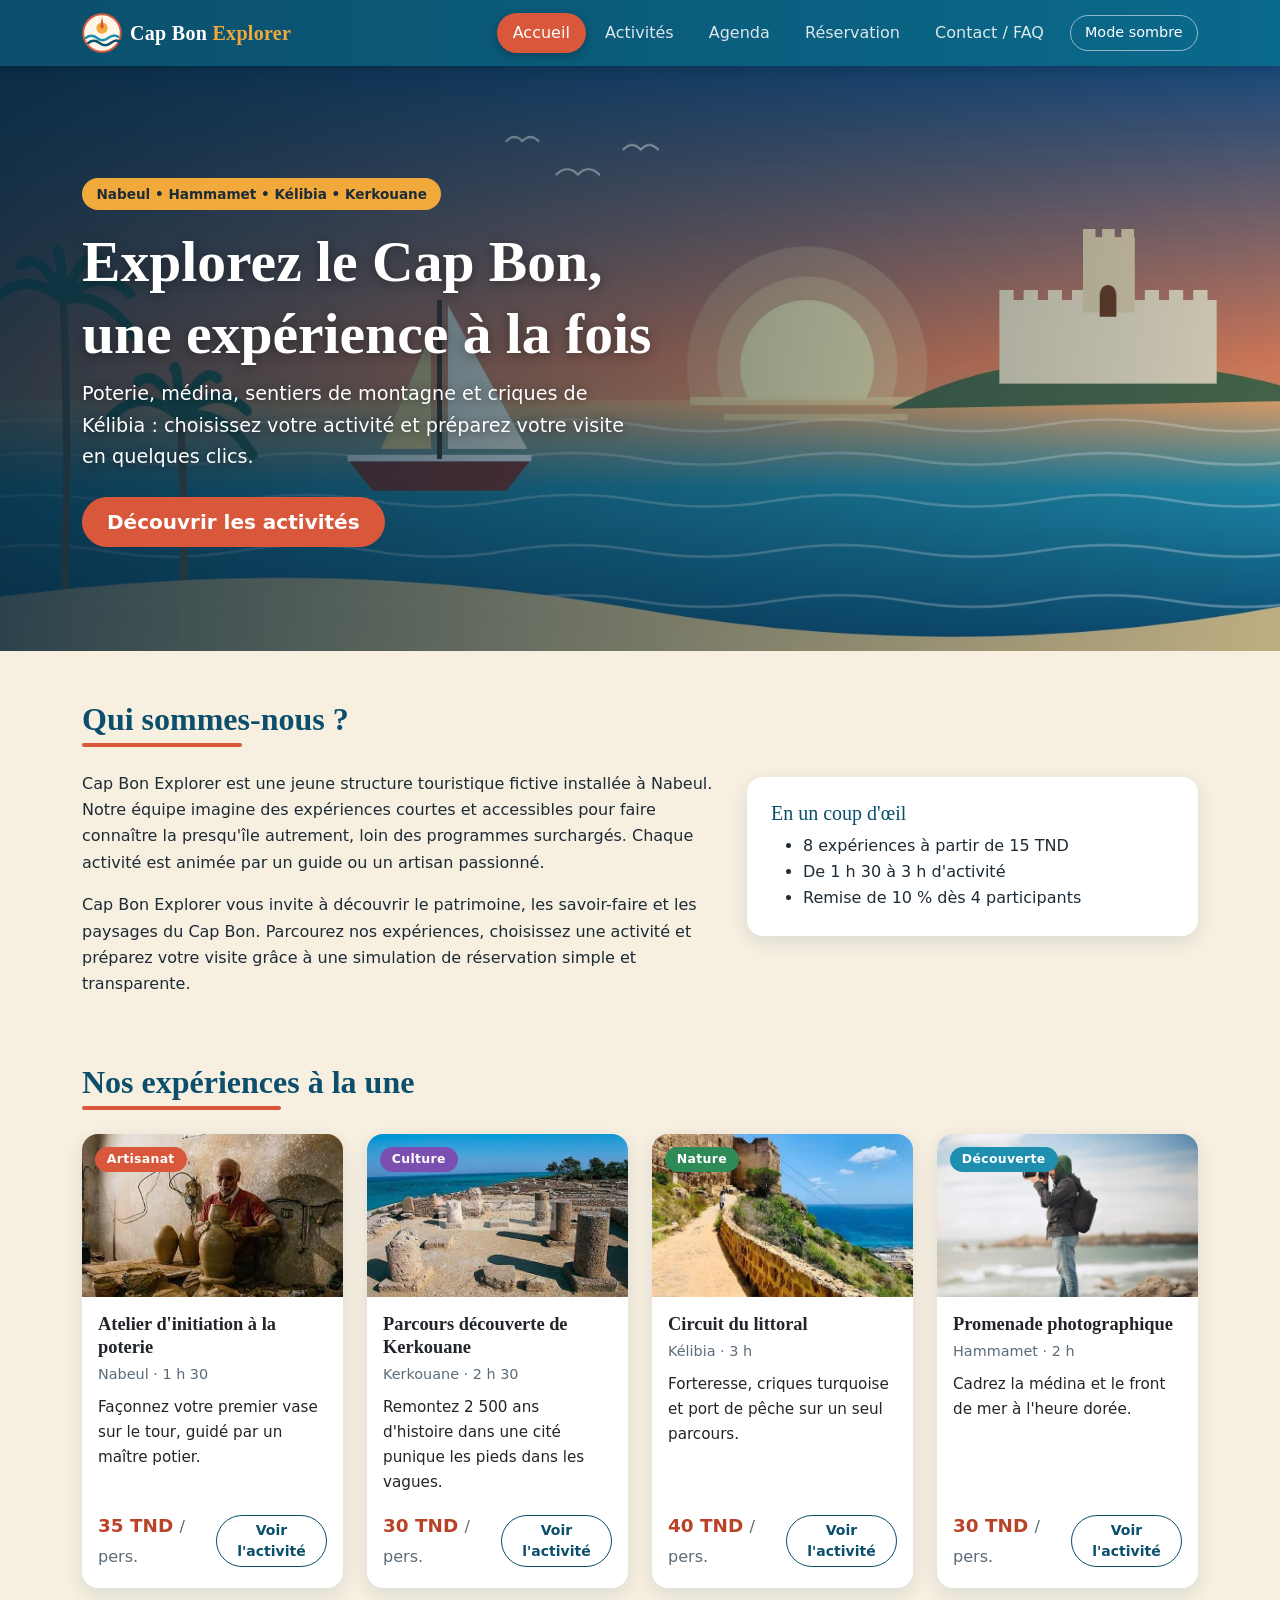
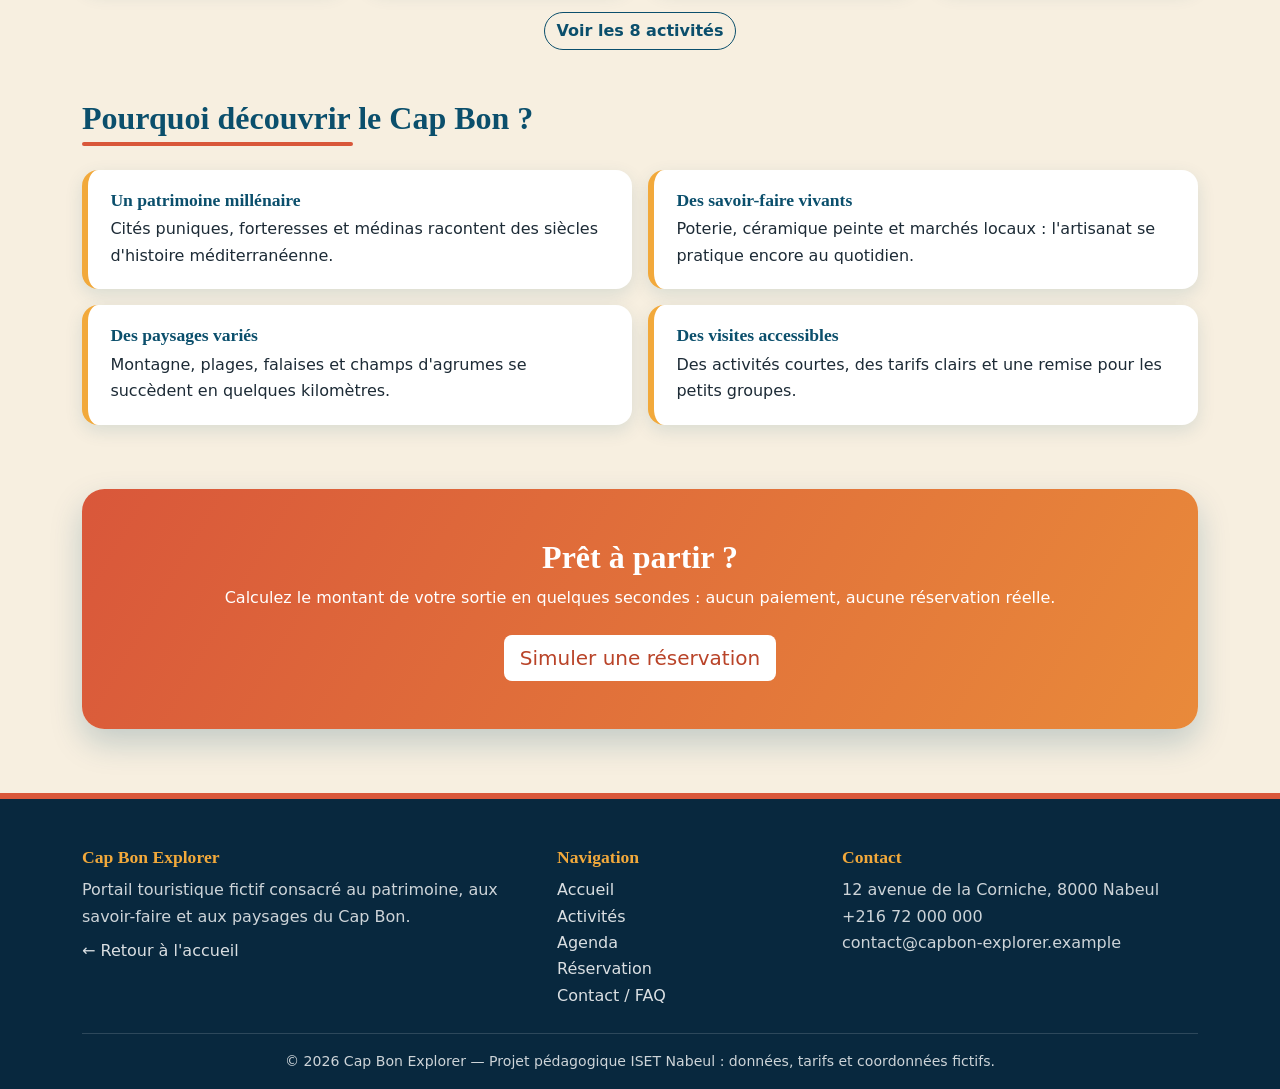
<file: index.html>
<!DOCTYPE html>
<html lang="fr">
<head>
  <meta charset="UTF-8">
  <meta name="viewport" content="width=device-width, initial-scale=1">
  <meta name="description" content="Cap Bon Explorer : découvrez le patrimoine, les savoir-faire et les paysages du Cap Bon et simulez votre réservation.">
  <title>Accueil | Cap Bon Explorer</title>
  <link rel="icon" href="images/logo.svg" type="image/svg+xml">
    <link href="https://cdn.jsdelivr.net/npm/bootstrap@5.3.3/dist/css/bootstrap.min.css" rel="stylesheet">
  <link href="css/style.css" rel="stylesheet">
  <script src="js/app.js"></script>
</head>
<body>
  <a class="skip-link" href="#contenu">Aller au contenu principal</a>

  <header id="entete">
    <nav class="navbar navbar-expand-lg navbar-cb" aria-label="Navigation principale">
      <div class="container">
        <a class="navbar-brand d-flex align-items-center" href="index.html">
          <img src="images/logo.svg" alt="Logo Cap Bon Explorer" width="40" height="40">
          <div>Cap Bon <span>Explorer</span></div>
        </a>
        <button class="navbar-toggler" type="button" data-bs-toggle="collapse" data-bs-target="#menuPrincipal" aria-controls="menuPrincipal" aria-expanded="false" aria-label="Afficher ou masquer le menu">
          <span class="navbar-toggler-icon"></span>
        </button>
        <div class="collapse navbar-collapse" id="menuPrincipal">
          <ul class="navbar-nav ms-auto mb-2 mb-lg-0 align-items-lg-center">
            <li class="nav-item"><a class="nav-link active" aria-current="page" href="index.html">Accueil</a></li>
            <li class="nav-item"><a class="nav-link" href="activites.html">Activités</a></li>
            <li class="nav-item"><a class="nav-link" href="agenda.html">Agenda</a></li>
            <li class="nav-item"><a class="nav-link" href="reservation.html">Réservation</a></li>
            <li class="nav-item"><a class="nav-link" href="contact.html">Contact / FAQ</a></li>
            <li class="nav-item ms-lg-2 mt-2 mt-lg-0">
              <button id="btn-theme" type="button" aria-pressed="false">Mode sombre</button>
            </li>
          </ul>
        </div>
      </div>
    </nav>
  </header>

  <main id="contenu">
    <section class="hero" aria-labelledby="titre-hero">
      <div class="container">
        <span class="badge-hero">Nabeul &bull; Hammamet &bull; Kélibia &bull; Kerkouane</span>
        <h1 id="titre-hero">Explorez le Cap Bon,<br>une expérience à la fois</h1>
        <p class="lead mb-4">Poterie, médina, sentiers de montagne et criques de Kélibia : choisissez votre activité et préparez votre visite en quelques clics.</p>
        <a href="activites.html" class="btn btn-cb btn-lg">Découvrir les activités</a>
      </div>
    </section>

    <section class="container py-5" id="qui-sommes-nous" aria-labelledby="titre-qui">
      <div class="row align-items-center g-4">
        <div class="col-12 col-lg-7">
          <h2 id="titre-qui" class="titre-section">Qui sommes-nous ?</h2>
          <p>Cap Bon Explorer est une jeune structure touristique fictive installée à Nabeul. Notre équipe imagine des expériences courtes et accessibles pour faire connaître la presqu'île autrement, loin des programmes surchargés. Chaque activité est animée par un guide ou un artisan passionné.</p>
          <p>Cap Bon Explorer vous invite à découvrir le patrimoine, les savoir-faire et les paysages du Cap Bon. Parcourez nos expériences, choisissez une activité et préparez votre visite grâce à une simulation de réservation simple et transparente.</p>
        </div>
        <aside class="col-12 col-lg-5">
          <div class="panneau">
            <h3 class="h5">En un coup d'œil</h3>
            <ul class="mb-0">
              <li>8 expériences à partir de 15 TND</li>
              <li>De 1 h 30 à 3 h d'activité</li>
              <li>Remise de 10 % dès 4 participants</li>
            </ul>
          </div>
        </aside>
      </div>
    </section>

    <section class="container pb-5" id="a-la-une" aria-labelledby="titre-une">
      <h2 id="titre-une" class="titre-section">Nos expériences à la une</h2>
      <div class="row g-4">
        <div class="col-12 col-md-6 col-lg-3">
          <article class="card activity-card h-100">
            <div class="vignette">
              <img src="images/poterie.jpeg" class="card-img-top" alt="Mains modelant un vase d'argile sur un tour de potier" loading="lazy">
              <span class="badge badge-cat cat-Artisanat">Artisanat</span>
            </div>
            <div class="card-body d-flex flex-column">
              <h3 class="card-title">Atelier d'initiation à la poterie</h3>
              <p class="lieu mb-2">Nabeul · 1 h 30</p>
              <p class="accroche flex-grow-1">Façonnez votre premier vase sur le tour, guidé par un maître potier.</p>
              <div class="d-flex justify-content-between align-items-center">
                <span class="prix">35 TND <small>/ pers.</small></span>
                <a href="activites.html" class="btn btn-sm btn-outline-cb">Voir l'activité</a>
              </div>
            </div>
          </article>
        </div>
        <div class="col-12 col-md-6 col-lg-3">
          <article class="card activity-card h-100">
            <div class="vignette">
              <img src="images/images.jpeg" class="card-img-top" alt="Colonnes et murs de pierre de la cité punique face à la mer" loading="lazy">
              <span class="badge badge-cat cat-Culture">Culture</span>
            </div>
            <div class="card-body d-flex flex-column">
              <h3 class="card-title">Parcours découverte de Kerkouane</h3>
              <p class="lieu mb-2">Kerkouane · 2 h 30</p>
              <p class="accroche flex-grow-1">Remontez 2 500 ans d'histoire dans une cité punique les pieds dans les vagues.</p>
              <div class="d-flex justify-content-between align-items-center">
                <span class="prix">30 TND <small>/ pers.</small></span>
                <a href="activites.html" class="btn btn-sm btn-outline-cb">Voir l'activité</a>
              </div>
            </div>
          </article>
        </div>
        <div class="col-12 col-md-6 col-lg-3">
          <article class="card activity-card h-100">
            <div class="vignette">
              <img src="images/kelebia.jpeg" class="card-img-top" alt="Fort sur une colline dominant la plage et la mer de Kélibia" loading="lazy">
              <span class="badge badge-cat cat-Nature">Nature</span>
            </div>
            <div class="card-body d-flex flex-column">
              <h3 class="card-title">Circuit du littoral</h3>
              <p class="lieu mb-2">Kélibia · 3 h</p>
              <p class="accroche flex-grow-1">Forteresse, criques turquoise et port de pêche sur un seul parcours.</p>
              <div class="d-flex justify-content-between align-items-center">
                <span class="prix">40 TND <small>/ pers.</small></span>
                <a href="activites.html" class="btn btn-sm btn-outline-cb">Voir l'activité</a>
              </div>
            </div>
          </article>
        </div>
        <div class="col-12 col-md-6 col-lg-3">
          <article class="card activity-card h-100">
            <div class="vignette">
              <img src="images/hamamet.jpeg" class="card-img-top" alt="Coucher de soleil sur la forteresse de Hammamet, palmiers et appareil photo" loading="lazy">
              <span class="badge badge-cat cat-Découverte">Découverte</span>
            </div>
            <div class="card-body d-flex flex-column">
              <h3 class="card-title">Promenade photographique</h3>
              <p class="lieu mb-2">Hammamet · 2 h</p>
              <p class="accroche flex-grow-1">Cadrez la médina et le front de mer à l'heure dorée.</p>
              <div class="d-flex justify-content-between align-items-center">
                <span class="prix">30 TND <small>/ pers.</small></span>
                <a href="activites.html" class="btn btn-sm btn-outline-cb">Voir l'activité</a>
              </div>
            </div>
          </article>
        </div>
      </div>
      <div class="text-center mt-4"><a href="activites.html" class="btn btn-outline-cb">Voir les 8 activités</a></div>
    </section>

    <section class="container pb-5" id="atouts" aria-labelledby="titre-atouts">
      <h2 id="titre-atouts" class="titre-section">Pourquoi découvrir le Cap Bon ?</h2>
      <ul class="row g-3 list-unstyled">
        <li class="col-12 col-md-6"><div class="atout"><h3>Un patrimoine millénaire</h3><p class="mb-0">Cités puniques, forteresses et médinas racontent des siècles d'histoire méditerranéenne.</p></div></li>
        <li class="col-12 col-md-6"><div class="atout"><h3>Des savoir-faire vivants</h3><p class="mb-0">Poterie, céramique peinte et marchés locaux : l'artisanat se pratique encore au quotidien.</p></div></li>
        <li class="col-12 col-md-6"><div class="atout"><h3>Des paysages variés</h3><p class="mb-0">Montagne, plages, falaises et champs d'agrumes se succèdent en quelques kilomètres.</p></div></li>
        <li class="col-12 col-md-6"><div class="atout"><h3>Des visites accessibles</h3><p class="mb-0">Des activités courtes, des tarifs clairs et une remise pour les petits groupes.</p></div></li>
      </ul>
    </section>

    <section class="container" id="appel-action" aria-labelledby="titre-cta">
      <div class="bloc-cta text-center">
        <h2 id="titre-cta">Prêt à partir ?</h2>
        <p class="mb-4">Calculez le montant de votre sortie en quelques secondes : aucun paiement, aucune réservation réelle.</p>
        <a href="reservation.html" class="btn btn-lg">Simuler une réservation</a>
      </div>
    </section>
  </main>

  <footer id="pied" class="pt-5">
    <div class="container">
      <div class="row g-4 pb-4">
        <div class="col-12 col-md-5">
          <h2>Cap Bon Explorer</h2>
          <p class="mb-2">Portail touristique fictif consacré au patrimoine, aux savoir-faire et aux paysages du Cap Bon.</p>
          <a href="index.html">&larr; Retour à l'accueil</a>
        </div>
        <div class="col-6 col-md-3">
          <h2>Navigation</h2>
          <ul><li><a href="index.html">Accueil</a></li><li><a href="activites.html">Activités</a></li><li><a href="agenda.html">Agenda</a></li><li><a href="reservation.html">Réservation</a></li><li><a href="contact.html">Contact / FAQ</a></li></ul>
        </div>
        <div class="col-6 col-md-4">
          <h2>Contact</h2>
          <ul>
            <li>12 avenue de la Corniche, 8000 Nabeul</li>
            <li>+216 72 000 000</li>
            <li>contact@capbon-explorer.example</li>
          </ul>
        </div>
      </div>
      <div class="mention py-3 text-center">
        &copy; 2026 Cap Bon Explorer &mdash; Projet pédagogique ISET Nabeul : données, tarifs et coordonnées fictifs.
      </div>
    </div>
  </footer>

  <script src="https://cdn.jsdelivr.net/npm/bootstrap@5.3.3/dist/js/bootstrap.bundle.min.js"></script>
</body>
</html>
</file>
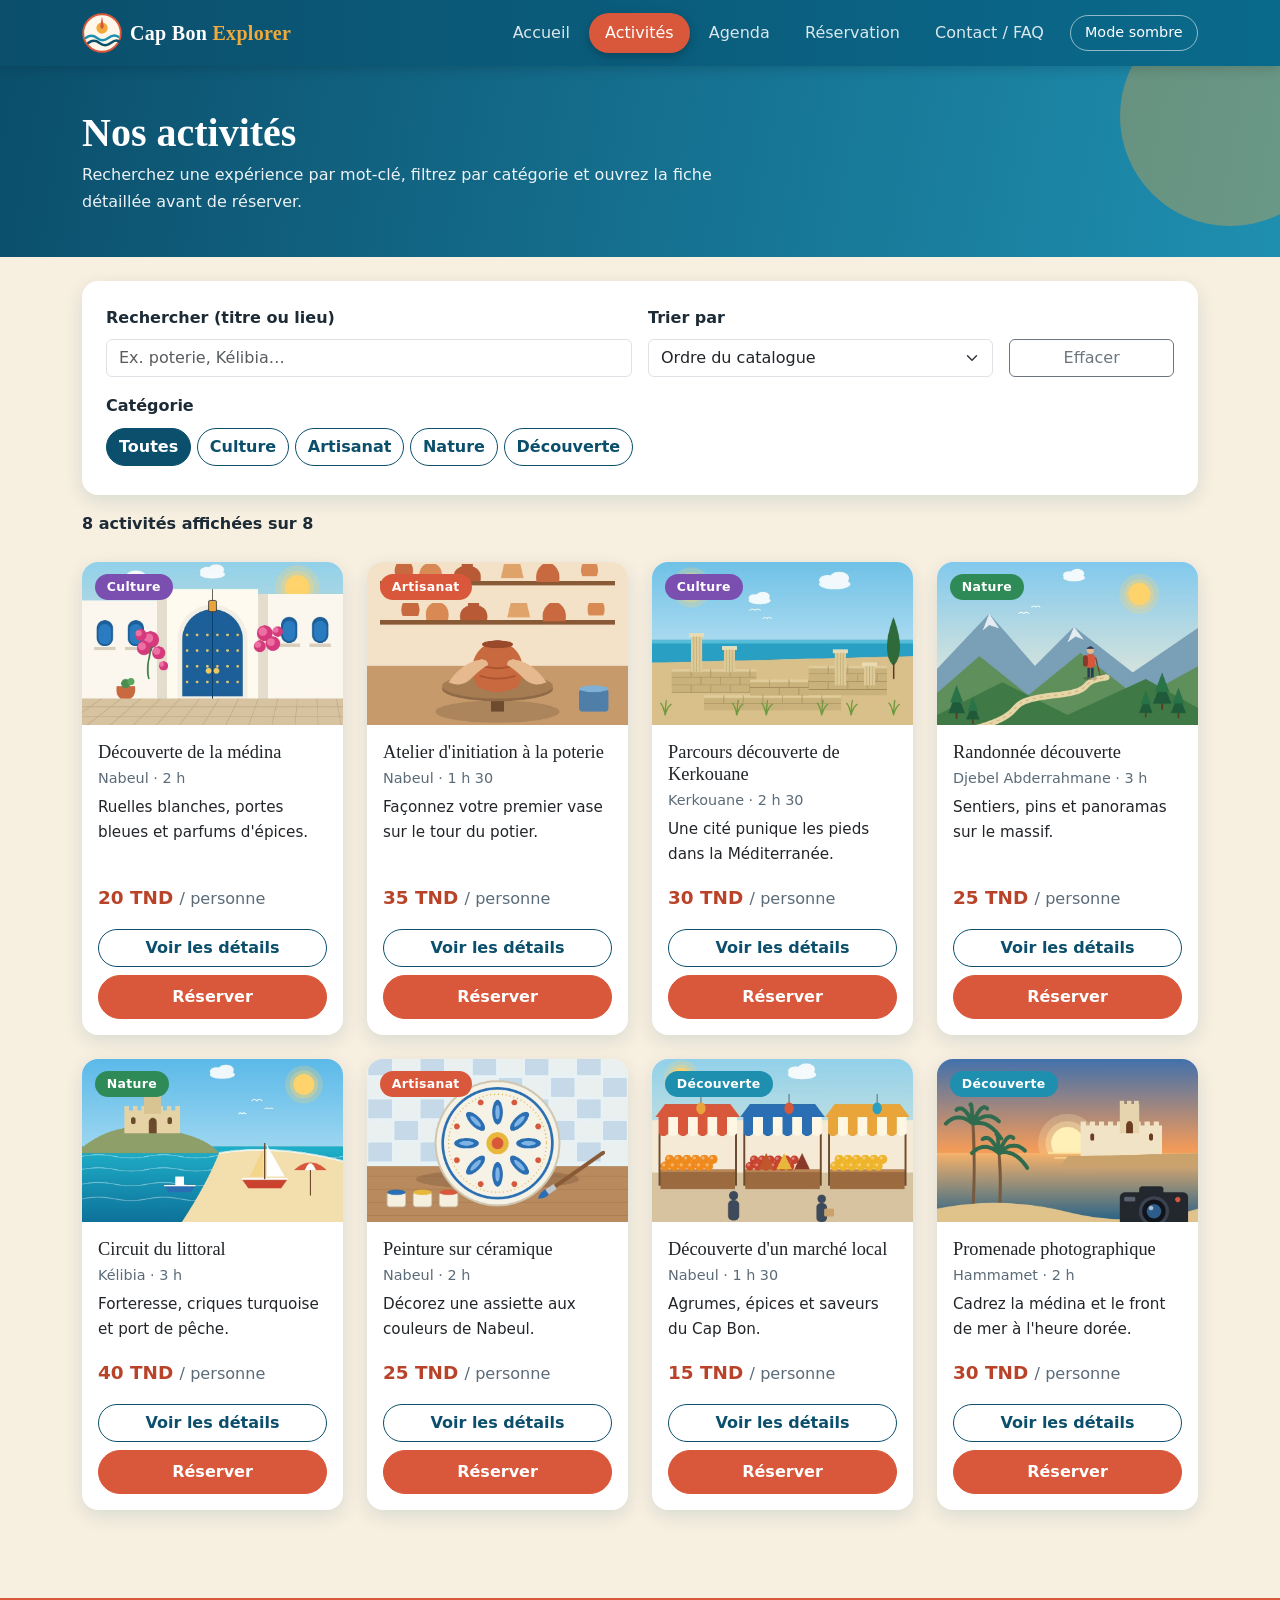
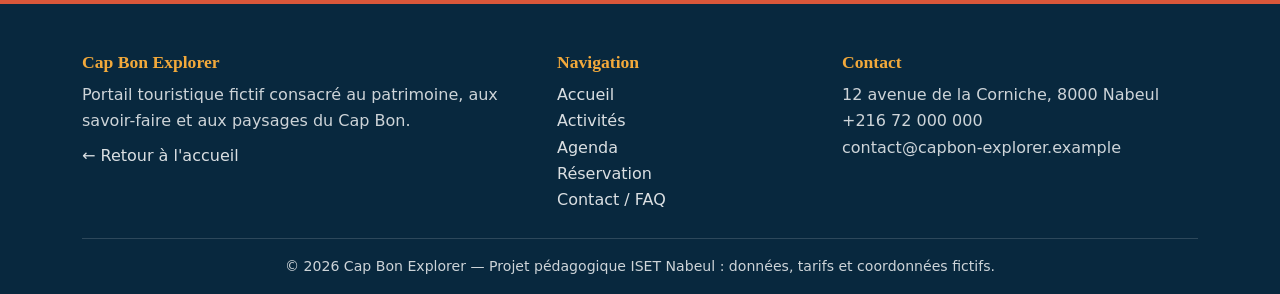
<file: activites.html>
<!DOCTYPE html>
<html lang="fr">
<head>
  <meta charset="UTF-8">
  <meta name="viewport" content="width=device-width, initial-scale=1">
  <meta name="description" content="Catalogue des 8 activités Cap Bon Explorer : recherche, filtre par catégorie et détails.">
  <title>Activités | Cap Bon Explorer</title>
  <link rel="icon" href="images/logo.svg" type="image/svg+xml">
    <link href="https://cdn.jsdelivr.net/npm/bootstrap@5.3.3/dist/css/bootstrap.min.css" rel="stylesheet">
  <link href="css/style.css" rel="stylesheet">
  <script src="js/app.js"></script>
</head>
<body>
  <a class="skip-link" href="#contenu">Aller au contenu principal</a>

  <header id="entete">
    <nav class="navbar navbar-expand-lg navbar-cb" aria-label="Navigation principale">
      <div class="container">
        <a class="navbar-brand d-flex align-items-center" href="index.html">
          <img src="images/logo.svg" alt="Logo Cap Bon Explorer" width="40" height="40">
          <div>Cap Bon <span>Explorer</span></div>
        </a>
        <button class="navbar-toggler" type="button" data-bs-toggle="collapse" data-bs-target="#menuPrincipal" aria-controls="menuPrincipal" aria-expanded="false" aria-label="Afficher ou masquer le menu">
          <span class="navbar-toggler-icon"></span>
        </button>
        <div class="collapse navbar-collapse" id="menuPrincipal">
          <ul class="navbar-nav ms-auto mb-2 mb-lg-0 align-items-lg-center">
            <li class="nav-item"><a class="nav-link" href="index.html">Accueil</a></li>
            <li class="nav-item"><a class="nav-link active" aria-current="page" href="activites.html">Activités</a></li>
            <li class="nav-item"><a class="nav-link" href="agenda.html">Agenda</a></li>
            <li class="nav-item"><a class="nav-link" href="reservation.html">Réservation</a></li>
            <li class="nav-item"><a class="nav-link" href="contact.html">Contact / FAQ</a></li>
            <li class="nav-item ms-lg-2 mt-2 mt-lg-0">
              <button id="btn-theme" type="button" aria-pressed="false">Mode sombre</button>
            </li>
          </ul>
        </div>
      </div>
    </nav>
  </header>

  <main id="contenu">
    <div class="page-titre">
      <div class="container">
        <h1>Nos activités</h1>
        <p>Recherchez une expérience par mot-clé, filtrez par catégorie et ouvrez la fiche détaillée avant de réserver.</p>
      </div>
    </div>

    <section class="container py-4" aria-label="Recherche et filtres">
      <form id="form-recherche" class="panneau" role="search" onsubmit="return false">
        <div class="row g-3 align-items-end">
          <div class="col-12 col-md-6 col-lg-6">
            <label for="recherche" class="form-label">Rechercher (titre ou lieu)</label>
            <input type="search" id="recherche" class="form-control" placeholder="Ex. poterie, Kélibia…" autocomplete="off">
          </div>
          <div class="col-8 col-md-4 col-lg-4">
            <label for="tri" class="form-label">Trier par</label>
            <select id="tri" class="form-select">
              <option value="defaut">Ordre du catalogue</option>
              <option value="prix-asc">Prix croissant</option>
              <option value="prix-desc">Prix décroissant</option>
            </select>
          </div>
          <div class="col-4 col-md-2 col-lg-2">
            <button type="button" id="btn-effacer" class="btn btn-outline-secondary w-100">Effacer</button>
          </div>
          <div class="col-12">
            <span class="form-label d-block" id="lbl-categorie">Catégorie</span>
            <div class="btn-group flex-wrap" role="group" aria-labelledby="lbl-categorie" id="filtres-categories">
              <button type="button" class="btn btn-outline-cb btn-filtre active" data-categorie="Toutes" aria-pressed="true">Toutes</button>
              <button type="button" class="btn btn-outline-cb btn-filtre" data-categorie="Culture" aria-pressed="false">Culture</button>
              <button type="button" class="btn btn-outline-cb btn-filtre" data-categorie="Artisanat" aria-pressed="false">Artisanat</button>
              <button type="button" class="btn btn-outline-cb btn-filtre" data-categorie="Nature" aria-pressed="false">Nature</button>
              <button type="button" class="btn btn-outline-cb btn-filtre" data-categorie="Découverte" aria-pressed="false">Découverte</button>
            </div>
          </div>
        </div>
      </form>
      <p class="mt-3 mb-0 fw-semibold" id="compteur" aria-live="polite" role="status"></p>
    </section>

    <section class="container pb-4" aria-label="Liste des activités">
      <div id="aucun-resultat" class="alert alert-warning d-none" role="alert">
        <strong>Aucune activité trouvée.</strong> Essayez un autre mot-clé ou changez de catégorie.
      </div>
      <div class="row g-4" id="liste-activites"></div>
    </section>

    <div class="modal fade" id="modalActivite" tabindex="-1" aria-labelledby="modalTitre" aria-hidden="true">
      <div class="modal-dialog modal-lg modal-dialog-centered modal-dialog-scrollable">
        <div class="modal-content">
          <div class="modal-header">
            <h2 class="modal-title h4" id="modalTitre">Activité</h2>
            <button type="button" class="btn-close" data-bs-dismiss="modal" aria-label="Fermer"></button>
          </div>
          <div class="modal-body">
            <div class="row g-3">
              <div class="col-12 col-md-6"><img id="modalImage" src="images/logo.svg" alt="" class="img-fluid rounded-3"></div>
              <div class="col-12 col-md-6">
                <p class="mb-2"><span id="modalCategorie" class="badge"></span></p>
                <ul class="list-unstyled mb-3">
                  <li><strong>Lieu :</strong> <span id="modalLieu"></span></li>
                  <li><strong>Durée :</strong> <span id="modalDuree"></span></li>
                  <li><strong>Tarif :</strong> <span id="modalPrix"></span></li>
                  <li><strong>Référence :</strong> <span id="modalId"></span></li>
                </ul>
                <p id="modalDescription" class="mb-0"></p>
              </div>
            </div>
          </div>
          <div class="modal-footer">
            <button type="button" class="btn btn-outline-secondary" data-bs-dismiss="modal">Fermer</button>
            <a id="modalReserver" href="reservation.html" class="btn btn-cb">Réserver</a>
          </div>
        </div>
      </div>
    </div>
  </main>

  <footer id="pied" class="pt-5">
    <div class="container">
      <div class="row g-4 pb-4">
        <div class="col-12 col-md-5">
          <h2>Cap Bon Explorer</h2>
          <p class="mb-2">Portail touristique fictif consacré au patrimoine, aux savoir-faire et aux paysages du Cap Bon.</p>
          <a href="index.html">&larr; Retour à l'accueil</a>
        </div>
        <div class="col-6 col-md-3">
          <h2>Navigation</h2>
          <ul><li><a href="index.html">Accueil</a></li><li><a href="activites.html">Activités</a></li><li><a href="agenda.html">Agenda</a></li><li><a href="reservation.html">Réservation</a></li><li><a href="contact.html">Contact / FAQ</a></li></ul>
        </div>
        <div class="col-6 col-md-4">
          <h2>Contact</h2>
          <ul>
            <li>12 avenue de la Corniche, 8000 Nabeul</li>
            <li>+216 72 000 000</li>
            <li>contact@capbon-explorer.example</li>
          </ul>
        </div>
      </div>
      <div class="mention py-3 text-center">
        &copy; 2026 Cap Bon Explorer &mdash; Projet pédagogique ISET Nabeul : données, tarifs et coordonnées fictifs.
      </div>
    </div>
  </footer>

  <script src="https://cdn.jsdelivr.net/npm/bootstrap@5.3.3/dist/js/bootstrap.bundle.min.js"></script>
  <script src="js/data.js"></script>
  <script src="js/activites.js"></script>
</body>
</html>
</file>
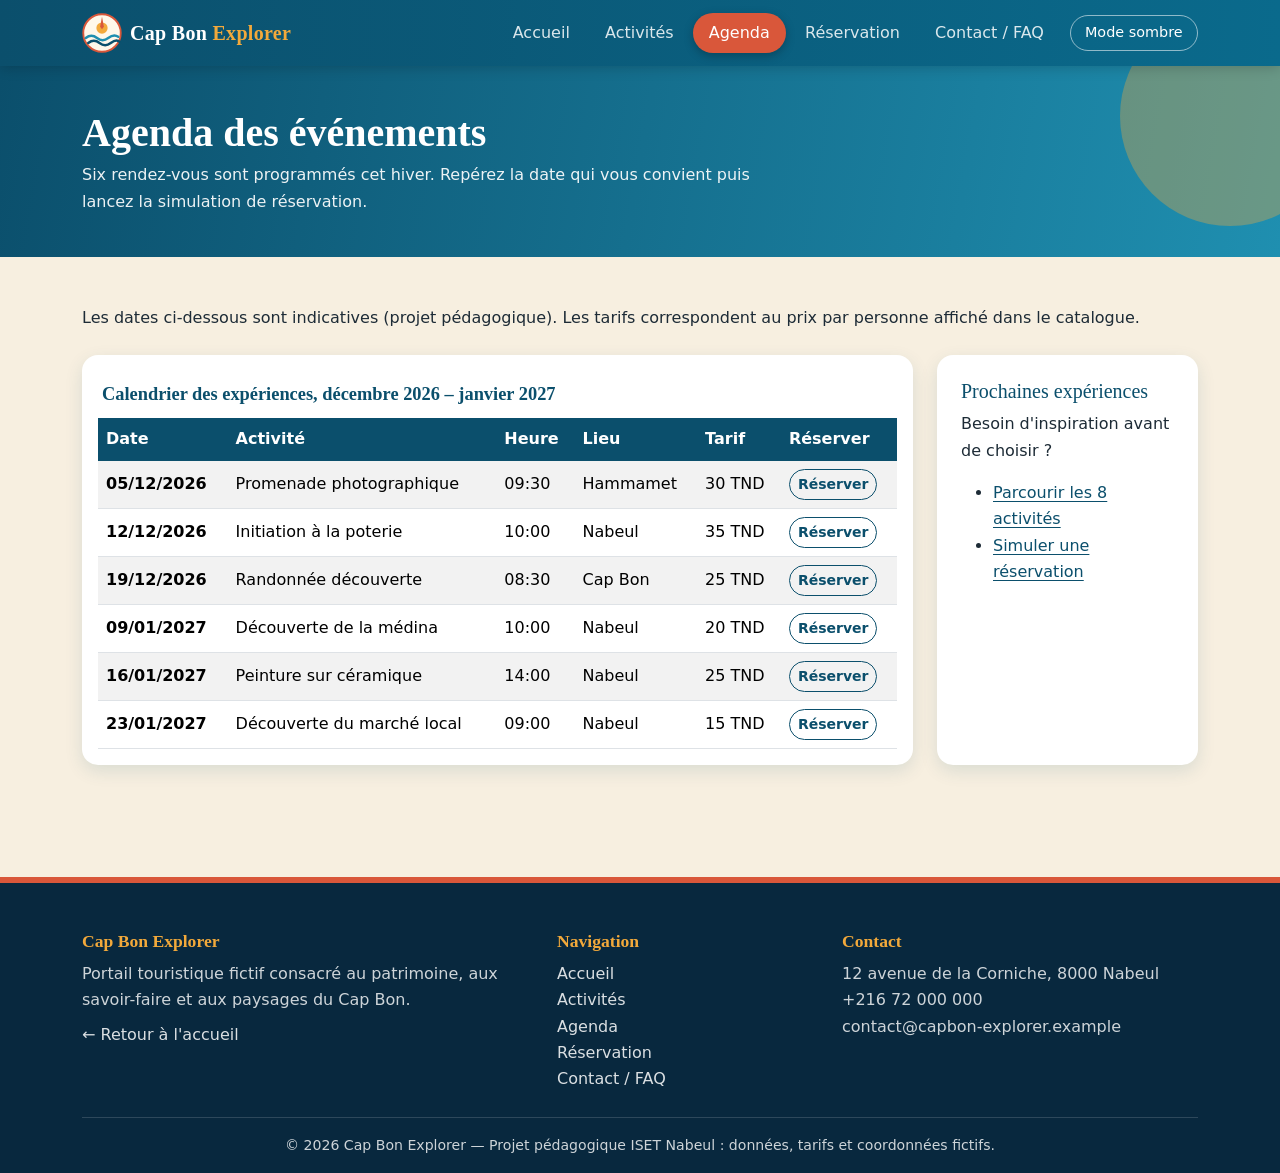
<file: agenda.html>
<!DOCTYPE html>
<html lang="fr">
<head>
  <meta charset="UTF-8">
  <meta name="viewport" content="width=device-width, initial-scale=1">
  <meta name="description" content="Agenda des prochaines expériences Cap Bon Explorer : dates, horaires, lieux et tarifs.">
  <title>Agenda | Cap Bon Explorer</title>
  <link rel="icon" href="images/logo.svg" type="image/svg+xml">
    <link href="https://cdn.jsdelivr.net/npm/bootstrap@5.3.3/dist/css/bootstrap.min.css" rel="stylesheet">
  <link href="css/style.css" rel="stylesheet">
  <script src="js/app.js"></script>
</head>
<body>
  <a class="skip-link" href="#contenu">Aller au contenu principal</a>

  <header id="entete">
    <nav class="navbar navbar-expand-lg navbar-cb" aria-label="Navigation principale">
      <div class="container">
        <a class="navbar-brand d-flex align-items-center" href="index.html">
          <img src="images/logo.svg" alt="Logo Cap Bon Explorer" width="40" height="40">
          <div>Cap Bon <span>Explorer</span></div>
        </a>
        <button class="navbar-toggler" type="button" data-bs-toggle="collapse" data-bs-target="#menuPrincipal" aria-controls="menuPrincipal" aria-expanded="false" aria-label="Afficher ou masquer le menu">
          <span class="navbar-toggler-icon"></span>
        </button>
        <div class="collapse navbar-collapse" id="menuPrincipal">
          <ul class="navbar-nav ms-auto mb-2 mb-lg-0 align-items-lg-center">
            <li class="nav-item"><a class="nav-link" href="index.html">Accueil</a></li>
            <li class="nav-item"><a class="nav-link" href="activites.html">Activités</a></li>
            <li class="nav-item"><a class="nav-link active" aria-current="page" href="agenda.html">Agenda</a></li>
            <li class="nav-item"><a class="nav-link" href="reservation.html">Réservation</a></li>
            <li class="nav-item"><a class="nav-link" href="contact.html">Contact / FAQ</a></li>
            <li class="nav-item ms-lg-2 mt-2 mt-lg-0">
              <button id="btn-theme" type="button" aria-pressed="false">Mode sombre</button>
            </li>
          </ul>
        </div>
      </div>
    </nav>
  </header>

  <main id="contenu">
    <div class="page-titre">
      <div class="container">
        <h1>Agenda des événements</h1>
        <p>Six rendez-vous sont programmés cet hiver. Repérez la date qui vous convient puis lancez la simulation de réservation.</p>
      </div>
    </div>

    <section class="container py-5" aria-labelledby="titre-agenda">
      <h2 id="titre-agenda" class="visually-hidden">Tableau des événements</h2>
      <p class="mb-4">Les dates ci-dessous sont indicatives (projet pédagogique). Les tarifs correspondent au prix par personne affiché dans le catalogue.</p>
      <div class="row g-4">
        <div class="col-12 col-xl-9">
          <div class="table-responsive panneau p-2 p-md-3">
            <table class="table table-striped table-hover table-agenda align-middle mb-0">
              <caption>Calendrier des expériences, décembre 2026 &ndash; janvier 2027</caption>
              <thead>
                <tr>
                  <th scope="col">Date</th>
                  <th scope="col">Activité</th>
                  <th scope="col">Heure</th>
                  <th scope="col">Lieu</th>
                  <th scope="col">Tarif</th>
                  <th scope="col">Réserver</th>
                </tr>
              </thead>
              <tbody>
                <tr>
                  <th scope="row"><time datetime="2026-12-05">05/12/2026</time></th>
                  <td>Promenade photographique</td>
                  <td>09:30</td>
                  <td>Hammamet</td>
                  <td>30 TND</td>
                  <td><a class="btn btn-sm btn-outline-cb" href="reservation.html?activite=A08&amp;date=2026-12-05">Réserver</a></td>
                </tr>
                <tr>
                  <th scope="row"><time datetime="2026-12-12">12/12/2026</time></th>
                  <td>Initiation à la poterie</td>
                  <td>10:00</td>
                  <td>Nabeul</td>
                  <td>35 TND</td>
                  <td><a class="btn btn-sm btn-outline-cb" href="reservation.html?activite=A02&amp;date=2026-12-12">Réserver</a></td>
                </tr>
                <tr>
                  <th scope="row"><time datetime="2026-12-19">19/12/2026</time></th>
                  <td>Randonnée découverte</td>
                  <td>08:30</td>
                  <td>Cap Bon</td>
                  <td>25 TND</td>
                  <td><a class="btn btn-sm btn-outline-cb" href="reservation.html?activite=A04&amp;date=2026-12-19">Réserver</a></td>
                </tr>
                <tr>
                  <th scope="row"><time datetime="2027-01-09">09/01/2027</time></th>
                  <td>Découverte de la médina</td>
                  <td>10:00</td>
                  <td>Nabeul</td>
                  <td>20 TND</td>
                  <td><a class="btn btn-sm btn-outline-cb" href="reservation.html?activite=A01&amp;date=2027-01-09">Réserver</a></td>
                </tr>
                <tr>
                  <th scope="row"><time datetime="2027-01-16">16/01/2027</time></th>
                  <td>Peinture sur céramique</td>
                  <td>14:00</td>
                  <td>Nabeul</td>
                  <td>25 TND</td>
                  <td><a class="btn btn-sm btn-outline-cb" href="reservation.html?activite=A06&amp;date=2027-01-16">Réserver</a></td>
                </tr>
                <tr>
                  <th scope="row"><time datetime="2027-01-23">23/01/2027</time></th>
                  <td>Découverte du marché local</td>
                  <td>09:00</td>
                  <td>Nabeul</td>
                  <td>15 TND</td>
                  <td><a class="btn btn-sm btn-outline-cb" href="reservation.html?activite=A07&amp;date=2027-01-23">Réserver</a></td>
                </tr>
              </tbody>
            </table>
          </div>
        </div>
        <aside class="col-12 col-xl-3">
          <div class="panneau h-100">
            <h2 class="h5">Prochaines expériences</h2>
            <p>Besoin d'inspiration avant de choisir ?</p>
            <ul class="mb-0">
              <li><a href="activites.html">Parcourir les 8 activités</a></li>
              <li><a href="reservation.html">Simuler une réservation</a></li>
            </ul>
          </div>
        </aside>
      </div>
    </section>
  </main>

  <footer id="pied" class="pt-5">
    <div class="container">
      <div class="row g-4 pb-4">
        <div class="col-12 col-md-5">
          <h2>Cap Bon Explorer</h2>
          <p class="mb-2">Portail touristique fictif consacré au patrimoine, aux savoir-faire et aux paysages du Cap Bon.</p>
          <a href="index.html">&larr; Retour à l'accueil</a>
        </div>
        <div class="col-6 col-md-3">
          <h2>Navigation</h2>
          <ul><li><a href="index.html">Accueil</a></li><li><a href="activites.html">Activités</a></li><li><a href="agenda.html">Agenda</a></li><li><a href="reservation.html">Réservation</a></li><li><a href="contact.html">Contact / FAQ</a></li></ul>
        </div>
        <div class="col-6 col-md-4">
          <h2>Contact</h2>
          <ul>
            <li>12 avenue de la Corniche, 8000 Nabeul</li>
            <li>+216 72 000 000</li>
            <li>contact@capbon-explorer.example</li>
          </ul>
        </div>
      </div>
      <div class="mention py-3 text-center">
        &copy; 2026 Cap Bon Explorer &mdash; Projet pédagogique ISET Nabeul : données, tarifs et coordonnées fictifs.
      </div>
    </div>
  </footer>

  <script src="https://cdn.jsdelivr.net/npm/bootstrap@5.3.3/dist/js/bootstrap.bundle.min.js"></script>
</body>
</html>
</file>
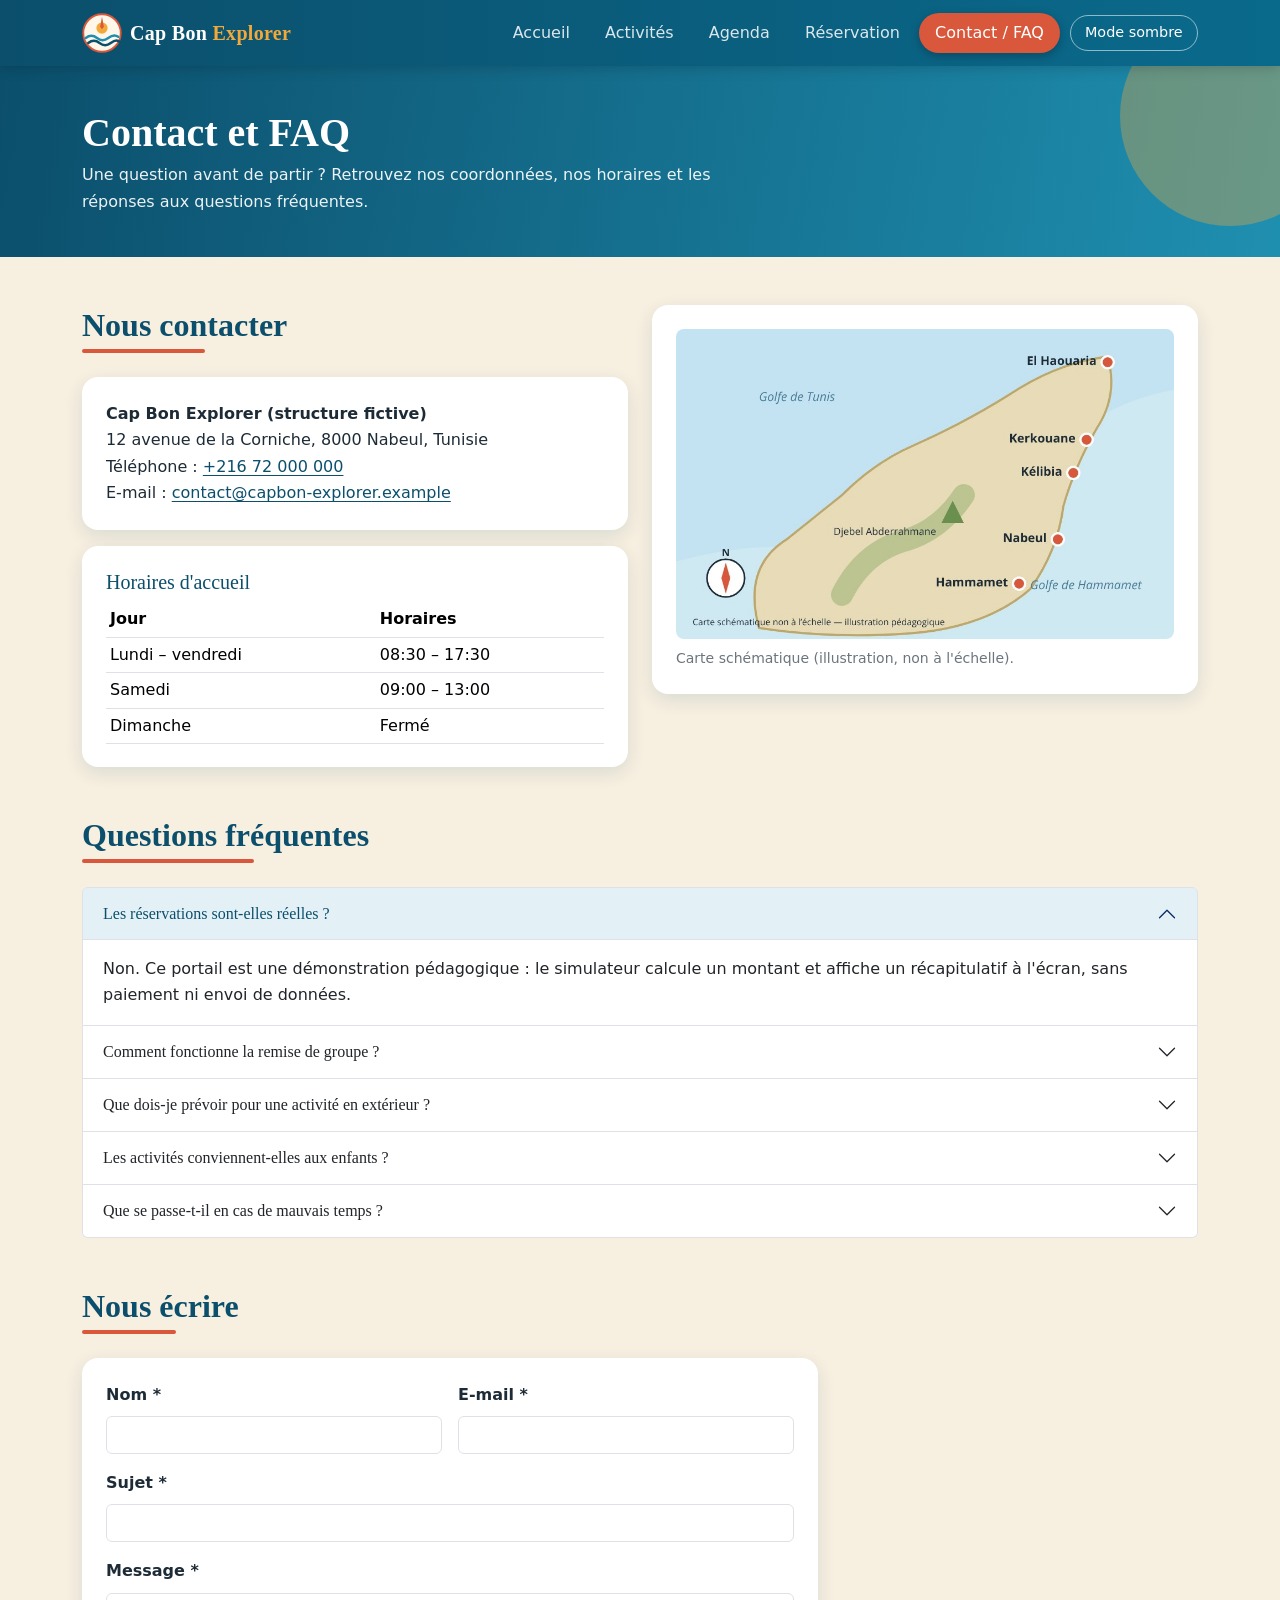
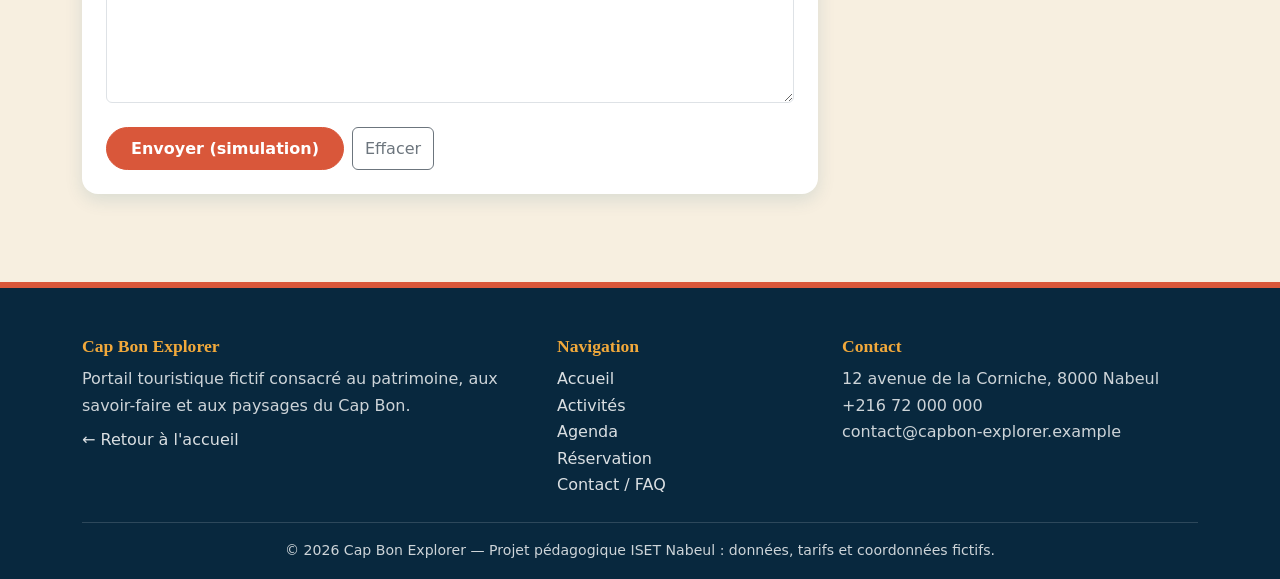
<file: contact.html>
<!DOCTYPE html>
<html lang="fr">
<head>
  <meta charset="UTF-8">
  <meta name="viewport" content="width=device-width, initial-scale=1">
  <meta name="description" content="Coordonnées fictives, horaires, carte du Cap Bon et foire aux questions de Cap Bon Explorer.">
  <title>Contact / FAQ | Cap Bon Explorer</title>
  <link rel="icon" href="images/logo.svg" type="image/svg+xml">
    <link href="https://cdn.jsdelivr.net/npm/bootstrap@5.3.3/dist/css/bootstrap.min.css" rel="stylesheet">
  <link href="css/style.css" rel="stylesheet">
  <script src="js/app.js"></script>
</head>
<body>
  <a class="skip-link" href="#contenu">Aller au contenu principal</a>

  <header id="entete">
    <nav class="navbar navbar-expand-lg navbar-cb" aria-label="Navigation principale">
      <div class="container">
        <a class="navbar-brand d-flex align-items-center" href="index.html">
          <img src="images/logo.svg" alt="Logo Cap Bon Explorer" width="40" height="40">
          <div>Cap Bon <span>Explorer</span></div>
        </a>
        <button class="navbar-toggler" type="button" data-bs-toggle="collapse" data-bs-target="#menuPrincipal" aria-controls="menuPrincipal" aria-expanded="false" aria-label="Afficher ou masquer le menu">
          <span class="navbar-toggler-icon"></span>
        </button>
        <div class="collapse navbar-collapse" id="menuPrincipal">
          <ul class="navbar-nav ms-auto mb-2 mb-lg-0 align-items-lg-center">
            <li class="nav-item"><a class="nav-link" href="index.html">Accueil</a></li>
            <li class="nav-item"><a class="nav-link" href="activites.html">Activités</a></li>
            <li class="nav-item"><a class="nav-link" href="agenda.html">Agenda</a></li>
            <li class="nav-item"><a class="nav-link" href="reservation.html">Réservation</a></li>
            <li class="nav-item"><a class="nav-link active" aria-current="page" href="contact.html">Contact / FAQ</a></li>
            <li class="nav-item ms-lg-2 mt-2 mt-lg-0">
              <button id="btn-theme" type="button" aria-pressed="false">Mode sombre</button>
            </li>
          </ul>
        </div>
      </div>
    </nav>
  </header>

  <main id="contenu">
    <div class="page-titre">
      <div class="container">
        <h1>Contact et FAQ</h1>
        <p>Une question avant de partir ? Retrouvez nos coordonnées, nos horaires et les réponses aux questions fréquentes.</p>
      </div>
    </div>

    <section class="container py-5" aria-labelledby="titre-contact">
      <div class="row g-4">
        <div class="col-12 col-lg-6">
          <h2 id="titre-contact" class="titre-section">Nous contacter</h2>
          <address class="panneau mb-3">
            <strong>Cap Bon Explorer (structure fictive)</strong><br>
            12 avenue de la Corniche, 8000 Nabeul, Tunisie<br>
            Téléphone : <a href="tel:+21672000000">+216 72 000 000</a><br>
            E-mail : <a href="mailto:contact@capbon-explorer.example">contact@capbon-explorer.example</a>
          </address>
          <div class="panneau">
            <h3 class="h5">Horaires d'accueil</h3>
            <table class="table table-sm mb-0">
              <caption class="visually-hidden">Horaires d'accueil</caption>
              <thead><tr><th scope="col">Jour</th><th scope="col">Horaires</th></tr></thead>
              <tbody>
                <tr><td>Lundi &ndash; vendredi</td><td>08:30 &ndash; 17:30</td></tr>
                <tr><td>Samedi</td><td>09:00 &ndash; 13:00</td></tr>
                <tr><td>Dimanche</td><td>Fermé</td></tr>
              </tbody>
            </table>
          </div>
        </div>
        <div class="col-12 col-lg-6">
          <figure class="panneau mb-0">
            <img src="images/carte-cap-bon.jpg" class="img-fluid rounded-3" alt="Carte schématique de la presqu'île du Cap Bon avec Hammamet, Nabeul, Kélibia, Kerkouane et El Haouaria">
            <figcaption class="small mt-2 text-secondary">Carte schématique (illustration, non à l'échelle).</figcaption>
          </figure>
        </div>
      </div>
    </section>

    <section class="container pb-5" aria-labelledby="titre-faq">
      <h2 id="titre-faq" class="titre-section">Questions fréquentes</h2>
      <div class="accordion" id="faq">
        <div class="accordion-item">
          <h3 class="accordion-header"><button class="accordion-button" type="button" data-bs-toggle="collapse" data-bs-target="#faq1" aria-expanded="true" aria-controls="faq1">Les réservations sont-elles réelles ?</button></h3>
          <div id="faq1" class="accordion-collapse collapse show" data-bs-parent="#faq"><div class="accordion-body">Non. Ce portail est une démonstration pédagogique : le simulateur calcule un montant et affiche un récapitulatif à l'écran, sans paiement ni envoi de données.</div></div>
        </div>
        <div class="accordion-item">
          <h3 class="accordion-header"><button class="accordion-button collapsed" type="button" data-bs-toggle="collapse" data-bs-target="#faq2" aria-expanded="false" aria-controls="faq2">Comment fonctionne la remise de groupe ?</button></h3>
          <div id="faq2" class="accordion-collapse collapse" data-bs-parent="#faq"><div class="accordion-body">Une remise de 10 % est appliquée automatiquement sur le sous-total dès que le groupe compte au moins 4 participants (maximum 6 par simulation).</div></div>
        </div>
        <div class="accordion-item">
          <h3 class="accordion-header"><button class="accordion-button collapsed" type="button" data-bs-toggle="collapse" data-bs-target="#faq3" aria-expanded="false" aria-controls="faq3">Que dois-je prévoir pour une activité en extérieur ?</button></h3>
          <div id="faq3" class="accordion-collapse collapse" data-bs-parent="#faq"><div class="accordion-body">Des chaussures confortables, de l'eau, un chapeau et de la crème solaire. Pour la randonnée et le circuit du littoral, prévoyez aussi un vêtement léger coupe-vent.</div></div>
        </div>
        <div class="accordion-item">
          <h3 class="accordion-header"><button class="accordion-button collapsed" type="button" data-bs-toggle="collapse" data-bs-target="#faq4" aria-expanded="false" aria-controls="faq4">Les activités conviennent-elles aux enfants ?</button></h3>
          <div id="faq4" class="accordion-collapse collapse" data-bs-parent="#faq"><div class="accordion-body">La plupart des activités sont accessibles en famille : choisissez le type « Famille » dans le formulaire pour nous le signaler. La randonnée demande une bonne condition physique.</div></div>
        </div>
        <div class="accordion-item">
          <h3 class="accordion-header"><button class="accordion-button collapsed" type="button" data-bs-toggle="collapse" data-bs-target="#faq5" aria-expanded="false" aria-controls="faq5">Que se passe-t-il en cas de mauvais temps ?</button></h3>
          <div id="faq5" class="accordion-collapse collapse" data-bs-parent="#faq"><div class="accordion-body">Dans cet exemple fictif, une activité de plein air peut être reportée à une autre date de l'<a href="agenda.html">agenda</a> selon les conditions météo.</div></div>
        </div>
      </div>
    </section>

    <section class="container pb-4" aria-labelledby="titre-form-contact">
      <h2 id="titre-form-contact" class="titre-section">Nous écrire</h2>
      <div class="row">
        <div class="col-12 col-lg-8">
          <form id="form-contact" class="panneau needs-validation" novalidate>
            <div id="confirmation-contact" class="alert alert-success d-none" role="status">Message simulé : merci ! Dans cette démonstration, rien n'est envoyé.</div>
            <div class="row g-3">
              <div class="col-12 col-md-6">
                <label for="c-nom" class="form-label">Nom *</label>
                <input type="text" id="c-nom" class="form-control" required minlength="2">
                <div class="invalid-feedback">Veuillez indiquer votre nom (2 caractères minimum).</div>
              </div>
              <div class="col-12 col-md-6">
                <label for="c-email" class="form-label">E-mail *</label>
                <input type="email" id="c-email" class="form-control" required>
                <div class="invalid-feedback">Saisissez une adresse e-mail valide.</div>
              </div>
              <div class="col-12">
                <label for="c-sujet" class="form-label">Sujet *</label>
                <input type="text" id="c-sujet" class="form-control" required>
                <div class="invalid-feedback">Veuillez indiquer un sujet.</div>
              </div>
              <div class="col-12">
                <label for="c-message" class="form-label">Message *</label>
                <textarea id="c-message" class="form-control" rows="4" required minlength="10"></textarea>
                <div class="invalid-feedback">Votre message doit contenir au moins 10 caractères.</div>
              </div>
            </div>
            <div class="mt-4 d-flex gap-2">
              <button type="submit" class="btn btn-cb">Envoyer (simulation)</button>
              <button type="reset" class="btn btn-outline-secondary">Effacer</button>
            </div>
          </form>
        </div>
      </div>
    </section>
  </main>

  <footer id="pied" class="pt-5">
    <div class="container">
      <div class="row g-4 pb-4">
        <div class="col-12 col-md-5">
          <h2>Cap Bon Explorer</h2>
          <p class="mb-2">Portail touristique fictif consacré au patrimoine, aux savoir-faire et aux paysages du Cap Bon.</p>
          <a href="index.html">&larr; Retour à l'accueil</a>
        </div>
        <div class="col-6 col-md-3">
          <h2>Navigation</h2>
          <ul><li><a href="index.html">Accueil</a></li><li><a href="activites.html">Activités</a></li><li><a href="agenda.html">Agenda</a></li><li><a href="reservation.html">Réservation</a></li><li><a href="contact.html">Contact / FAQ</a></li></ul>
        </div>
        <div class="col-6 col-md-4">
          <h2>Contact</h2>
          <ul>
            <li>12 avenue de la Corniche, 8000 Nabeul</li>
            <li>+216 72 000 000</li>
            <li>contact@capbon-explorer.example</li>
          </ul>
        </div>
      </div>
      <div class="mention py-3 text-center">
        &copy; 2026 Cap Bon Explorer &mdash; Projet pédagogique ISET Nabeul : données, tarifs et coordonnées fictifs.
      </div>
    </div>
  </footer>

  <script src="https://cdn.jsdelivr.net/npm/bootstrap@5.3.3/dist/js/bootstrap.bundle.min.js"></script>
</body>
</html>
</file>
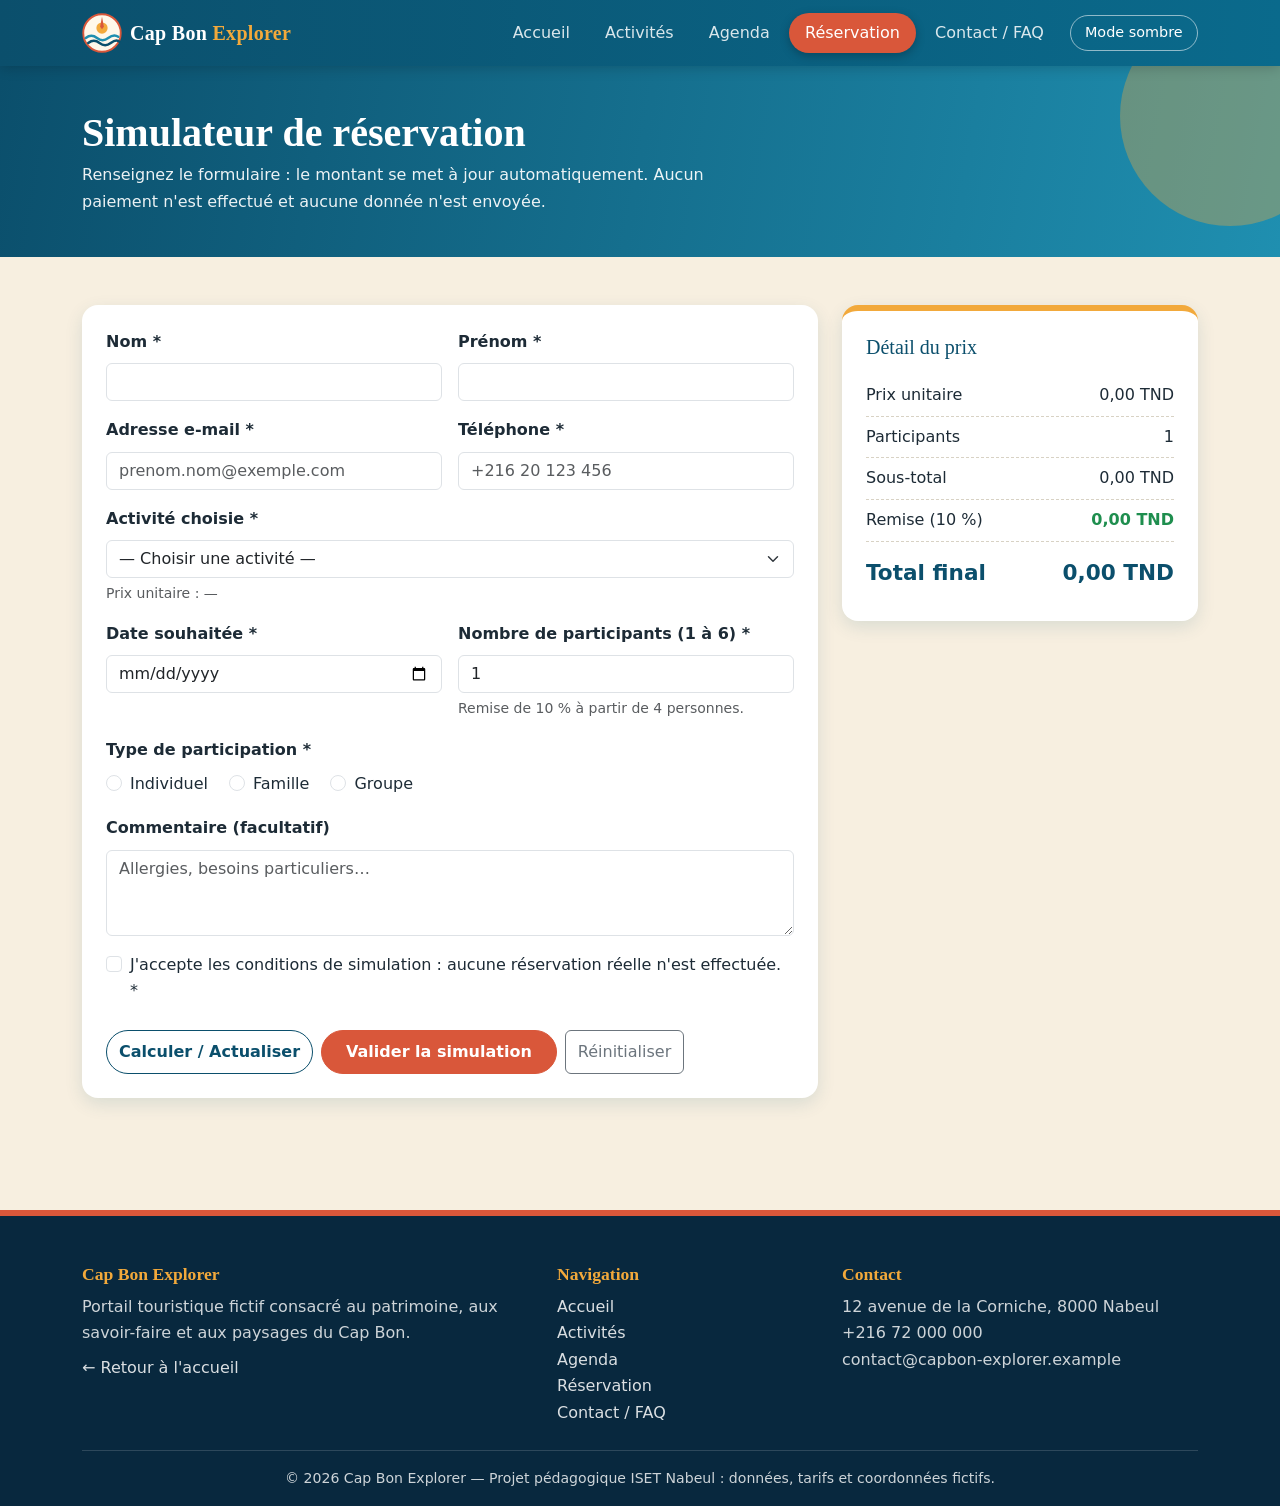
<file: reservation.html>
<!DOCTYPE html>
<html lang="fr">
<head>
  <meta charset="UTF-8">
  <meta name="viewport" content="width=device-width, initial-scale=1">
  <meta name="description" content="Simulateur de réservation Cap Bon Explorer : choisissez une activité, le nombre de participants et obtenez le total en TND.">
  <title>Réservation | Cap Bon Explorer</title>
  <link rel="icon" href="images/logo.svg" type="image/svg+xml">
    <link href="https://cdn.jsdelivr.net/npm/bootstrap@5.3.3/dist/css/bootstrap.min.css" rel="stylesheet">
  <link href="css/style.css" rel="stylesheet">
  <script src="js/app.js"></script>
</head>
<body>
  <a class="skip-link" href="#contenu">Aller au contenu principal</a>

  <header id="entete">
    <nav class="navbar navbar-expand-lg navbar-cb" aria-label="Navigation principale">
      <div class="container">
        <a class="navbar-brand d-flex align-items-center" href="index.html">
          <img src="images/logo.svg" alt="Logo Cap Bon Explorer" width="40" height="40">
          <div>Cap Bon <span>Explorer</span></div>
        </a>
        <button class="navbar-toggler" type="button" data-bs-toggle="collapse" data-bs-target="#menuPrincipal" aria-controls="menuPrincipal" aria-expanded="false" aria-label="Afficher ou masquer le menu">
          <span class="navbar-toggler-icon"></span>
        </button>
        <div class="collapse navbar-collapse" id="menuPrincipal">
          <ul class="navbar-nav ms-auto mb-2 mb-lg-0 align-items-lg-center">
            <li class="nav-item"><a class="nav-link" href="index.html">Accueil</a></li>
            <li class="nav-item"><a class="nav-link" href="activites.html">Activités</a></li>
            <li class="nav-item"><a class="nav-link" href="agenda.html">Agenda</a></li>
            <li class="nav-item"><a class="nav-link active" aria-current="page" href="reservation.html">Réservation</a></li>
            <li class="nav-item"><a class="nav-link" href="contact.html">Contact / FAQ</a></li>
            <li class="nav-item ms-lg-2 mt-2 mt-lg-0">
              <button id="btn-theme" type="button" aria-pressed="false">Mode sombre</button>
            </li>
          </ul>
        </div>
      </div>
    </nav>
  </header>

  <main id="contenu">
    <div class="page-titre">
      <div class="container">
        <h1>Simulateur de réservation</h1>
        <p>Renseignez le formulaire : le montant se met à jour automatiquement. Aucun paiement n'est effectué et aucune donnée n'est envoyée.</p>
      </div>
    </div>

    <section class="container py-5">
      <div class="row g-4">
        <div class="col-12 col-lg-8">
          <form id="form-reservation" class="panneau" novalidate aria-label="Formulaire de réservation">
            <div id="alerte-erreurs" class="alert alert-danger d-none" role="alert" tabindex="-1"></div>
            <div class="row g-3">
              <div class="col-12 col-md-6">
                <label for="nom" class="form-label">Nom *</label>
                <input type="text" class="form-control" id="nom" name="nom" autocomplete="family-name" required>
                <div class="invalid-feedback">Veuillez saisir votre nom.</div>
              </div>
              <div class="col-12 col-md-6">
                <label for="prenom" class="form-label">Prénom *</label>
                <input type="text" class="form-control" id="prenom" name="prenom" autocomplete="given-name" required>
                <div class="invalid-feedback">Veuillez saisir votre prénom.</div>
              </div>
              <div class="col-12 col-md-6">
                <label for="email" class="form-label">Adresse e-mail *</label>
                <input type="email" class="form-control" id="email" name="email" autocomplete="email" placeholder="prenom.nom@exemple.com" required>
                <div class="invalid-feedback">Saisissez une adresse e-mail valide (ex. nom@exemple.com).</div>
              </div>
              <div class="col-12 col-md-6">
                <label for="telephone" class="form-label">Téléphone *</label>
                <input type="tel" class="form-control" id="telephone" name="telephone" autocomplete="tel" placeholder="+216 20 123 456" required>
                <div class="invalid-feedback">Saisissez un numéro de téléphone (au moins 8 chiffres).</div>
              </div>
              <div class="col-12">
                <label for="activite" class="form-label">Activité choisie *</label>
                <select class="form-select" id="activite" name="activite" required>
                  <option value="">— Choisir une activité —</option>
                </select>
                <div class="invalid-feedback">Veuillez choisir une activité.</div>
                <div class="form-text" id="info-prix-unitaire">Prix unitaire : — </div>
              </div>
              <div class="col-12 col-md-6">
                <label for="date" class="form-label">Date souhaitée *</label>
                <input type="date" class="form-control" id="date" name="date" required>
                <div class="invalid-feedback" id="erreur-date">Choisissez une date à partir d'aujourd'hui.</div>
              </div>
              <div class="col-12 col-md-6">
                <label for="participants" class="form-label">Nombre de participants (1 à 6) *</label>
                <input type="number" class="form-control" id="participants" name="participants" min="1" max="6" step="1" value="1" required>
                <div class="invalid-feedback">Le nombre de participants doit être compris entre 1 et 6.</div>
                <div class="form-text">Remise de 10 % à partir de 4 personnes.</div>
              </div>
              <fieldset class="col-12">
                <legend class="form-label fs-6">Type de participation *</legend>
                <div class="form-check form-check-inline">
                  <input class="form-check-input" type="radio" name="type" id="type-individuel" value="Individuel" required>
                  <label class="form-check-label" for="type-individuel">Individuel</label>
                </div>
                <div class="form-check form-check-inline">
                  <input class="form-check-input" type="radio" name="type" id="type-famille" value="Famille">
                  <label class="form-check-label" for="type-famille">Famille</label>
                </div>
                <div class="form-check form-check-inline">
                  <input class="form-check-input" type="radio" name="type" id="type-groupe" value="Groupe">
                  <label class="form-check-label" for="type-groupe">Groupe</label>
                </div>
                <div class="text-danger small d-none mt-1" id="erreur-type">Veuillez choisir un type de participation.</div>
              </fieldset>
              <div class="col-12">
                <label for="commentaire" class="form-label">Commentaire (facultatif)</label>
                <textarea class="form-control" id="commentaire" name="commentaire" rows="3" placeholder="Allergies, besoins particuliers…"></textarea>
              </div>
              <div class="col-12">
                <div class="form-check">
                  <input class="form-check-input" type="checkbox" id="conditions" name="conditions" required>
                  <label class="form-check-label" for="conditions">J'accepte les conditions de simulation : aucune réservation réelle n'est effectuée. *</label>
                  <div class="invalid-feedback">Vous devez accepter les conditions de simulation.</div>
                </div>
              </div>
            </div>
            <div class="d-flex flex-wrap gap-2 mt-4">
              <button type="button" id="btn-calculer" class="btn btn-outline-cb">Calculer / Actualiser</button>
              <button type="submit" class="btn btn-cb">Valider la simulation</button>
              <button type="reset" id="btn-reset" class="btn btn-outline-secondary">Réinitialiser</button>
            </div>
          </form>
        </div>

        <aside class="col-12 col-lg-4" aria-label="Détail du prix">
          <div class="panneau panneau-prix" aria-live="polite">
            <h2 class="h5 mb-3">Détail du prix</h2>
            <div class="ligne-prix"><span>Prix unitaire</span><span id="prix-unitaire">0,00 TND</span></div>
            <div class="ligne-prix"><span>Participants</span><span id="prix-participants">0</span></div>
            <div class="ligne-prix"><span>Sous-total</span><span id="prix-soustotal">0,00 TND</span></div>
            <div class="ligne-prix remise"><span>Remise (10 %)</span><span id="prix-remise">0,00 TND</span></div>
            <div class="ligne-prix total"><span>Total final</span><span id="prix-total">0,00 TND</span></div>
          </div>
        </aside>
      </div>

      <section id="recapitulatif" class="panneau mt-4 d-none" aria-labelledby="titre-recap" tabindex="-1">
        <h2 id="titre-recap" class="h4">Récapitulatif de votre simulation</h2>
        <dl class="row recap-liste mb-3">
          <dt class="col-sm-4">Participant</dt><dd class="col-sm-8" id="recap-nom"></dd>
          <dt class="col-sm-4">Activité</dt><dd class="col-sm-8" id="recap-activite"></dd>
          <dt class="col-sm-4">Date</dt><dd class="col-sm-8" id="recap-date"></dd>
          <dt class="col-sm-4">Participants</dt><dd class="col-sm-8" id="recap-participants"></dd>
          <dt class="col-sm-4">Total</dt><dd class="col-sm-8 fw-bold fs-5" id="recap-total"></dd>
        </dl>
        <div class="alert alert-success mb-0" role="status">Simulation enregistrée localement à l'écran : aucune réservation réelle n'a été effectuée.</div>
      </section>
    </section>
  </main>

  <footer id="pied" class="pt-5">
    <div class="container">
      <div class="row g-4 pb-4">
        <div class="col-12 col-md-5">
          <h2>Cap Bon Explorer</h2>
          <p class="mb-2">Portail touristique fictif consacré au patrimoine, aux savoir-faire et aux paysages du Cap Bon.</p>
          <a href="index.html">&larr; Retour à l'accueil</a>
        </div>
        <div class="col-6 col-md-3">
          <h2>Navigation</h2>
          <ul><li><a href="index.html">Accueil</a></li><li><a href="activites.html">Activités</a></li><li><a href="agenda.html">Agenda</a></li><li><a href="reservation.html">Réservation</a></li><li><a href="contact.html">Contact / FAQ</a></li></ul>
        </div>
        <div class="col-6 col-md-4">
          <h2>Contact</h2>
          <ul>
            <li>12 avenue de la Corniche, 8000 Nabeul</li>
            <li>+216 72 000 000</li>
            <li>contact@capbon-explorer.example</li>
          </ul>
        </div>
      </div>
      <div class="mention py-3 text-center">
        &copy; 2026 Cap Bon Explorer &mdash; Projet pédagogique ISET Nabeul : données, tarifs et coordonnées fictifs.
      </div>
    </div>
  </footer>

  <script src="https://cdn.jsdelivr.net/npm/bootstrap@5.3.3/dist/js/bootstrap.bundle.min.js"></script>
  <script src="js/data.js"></script>
  <script src="js/reservation.js"></script>
</body>
</html>
</file>
<file: css/style.css>
:root {
  --cb-bleu: #0b4f6c;
  --cb-bleu-clair: #1f8fb0;
  --cb-terracotta: #d9573a;
  --cb-terracotta-fonce: #b94328;
  --cb-sable: #f7efe0;
  --cb-ocre: #f2a93b;
  --cb-encre: #1d2b36;
  --cb-rayon: 16px;
  --cb-ombre: 0 6px 18px rgba(11, 79, 108, .12);
  --cb-ombre-forte: 0 14px 32px rgba(11, 79, 108, .22);
  --bs-heading-color: var(--cb-bleu);
  --bs-primary: var(--cb-bleu);
  --bs-primary-rgb: 11, 79, 108;
  --bs-link-color: var(--cb-bleu);
  --bs-link-hover-color: var(--cb-terracotta-fonce);
  --bs-link-color-rgb: 11, 79, 108;
  --bs-link-hover-color-rgb: 185, 67, 40;
}

body {
  font-family: "Segoe UI", "Open Sans", Inter, system-ui, -apple-system, Roboto, Arial, sans-serif;
  font-size: 1rem;
  line-height: 1.65;
  color: var(--cb-encre);
  background-color: var(--cb-sable);
}
h1, h2, h3, h4, h5 {
  font-family: Georgia, Gelasio, "Times New Roman", serif;
  font-weight: 700;
  color: var(--cb-bleu);
  line-height: 1.25;
}
a { text-underline-offset: 3px; }
img { max-width: 100%; }
main { min-height: 60vh; }
section { scroll-margin-top: 90px; }

.skip-link {
  position: absolute; left: -999px; top: 8px; z-index: 2000;
  background: var(--cb-terracotta); color: #fff; padding: .5rem 1rem; border-radius: 8px;
}
.skip-link:focus { left: 8px; color: #fff; }

#entete { box-shadow: 0 2px 12px rgba(0, 0, 0, .18); position: sticky; top: 0; z-index: 1030; }
.navbar-cb { background: linear-gradient(90deg, var(--cb-bleu), #0a6a8c); }
.navbar-cb .navbar-brand {
  font-family: Georgia, Gelasio, serif; font-weight: 700; color: #fff; letter-spacing: .3px;
}
.navbar-cb .navbar-brand img { width: 40px; height: 40px; margin-right: .5rem; }
.navbar-cb .navbar-brand span { color: var(--cb-ocre); }
.navbar-cb .nav-link {
  color: rgba(255, 255, 255, .85); font-weight: 500; border-radius: 999px;
  padding: .45rem 1rem !important; margin: 0 .1rem;
  transition: background-color .25s ease, color .25s ease, transform .25s ease;
}
.navbar-cb .nav-link:hover, .navbar-cb .nav-link:focus { background: rgba(255, 255, 255, .16); color: #fff; transform: translateY(-1px); }
.navbar-cb .nav-link.active { background: var(--cb-terracotta); color: #fff; box-shadow: 0 3px 10px rgba(0, 0, 0, .25); }
.navbar-cb .navbar-toggler { border-color: rgba(255, 255, 255, .6); }
.navbar-cb .navbar-toggler-icon { filter: invert(1); }
#btn-theme { border-radius: 999px; border: 1px solid rgba(255, 255, 255, .55); color: #fff; background: transparent; padding: .3rem .9rem; font-size: .9rem; transition: background-color .25s ease; }
#btn-theme:hover, #btn-theme:focus { background: rgba(255, 255, 255, .2); color: #fff; }

.btn-cb {
  --bs-btn-color: #fff; --bs-btn-bg: var(--cb-terracotta); --bs-btn-border-color: var(--cb-terracotta);
  --bs-btn-hover-color: #fff; --bs-btn-hover-bg: var(--cb-terracotta-fonce); --bs-btn-hover-border-color: var(--cb-terracotta-fonce);
  --bs-btn-active-bg: var(--cb-terracotta-fonce); --bs-btn-active-border-color: var(--cb-terracotta-fonce); --bs-btn-active-color: #fff;
  --bs-btn-focus-shadow-rgb: 217, 87, 58;
  border-radius: 999px; font-weight: 600; padding: .55rem 1.5rem;
  transition: transform .2s ease, box-shadow .2s ease, background-color .2s ease;
}
.btn-cb:hover { transform: translateY(-2px); box-shadow: 0 8px 18px rgba(217, 87, 58, .4); }
.btn-outline-cb {
  --bs-btn-color: var(--cb-bleu); --bs-btn-border-color: var(--cb-bleu);
  --bs-btn-hover-color: #fff; --bs-btn-hover-bg: var(--cb-bleu); --bs-btn-hover-border-color: var(--cb-bleu);
  --bs-btn-active-bg: var(--cb-bleu); --bs-btn-active-color: #fff; --bs-btn-active-border-color: var(--cb-bleu);
  border-radius: 999px; font-weight: 600; transition: transform .2s ease, box-shadow .2s ease;
}
.btn-outline-cb:hover { transform: translateY(-2px); box-shadow: var(--cb-ombre); }
.btn-filtre { border-radius: 999px !important; }
.btn-check:checked + .btn-outline-cb { background: var(--cb-bleu); color: #fff; }
:focus-visible { outline: 3px solid var(--cb-ocre); outline-offset: 2px; }

.hero {
  position: relative; color: #fff; text-align: left;
  background: linear-gradient(100deg, rgba(8, 40, 62, .88) 0%, rgba(8, 40, 62, .45) 55%, rgba(8, 40, 62, .1) 100%),
              url("../images/banniere.jpg") center / cover no-repeat;
  padding: 7rem 0 6.5rem;
}
.hero h1 { color: #fff; font-size: clamp(2.1rem, 5vw, 3.6rem); text-shadow: 0 2px 12px rgba(0, 0, 0, .4); }
.hero .lead { max-width: 560px; font-size: 1.2rem; text-shadow: 0 1px 8px rgba(0, 0, 0, .5); }
.hero .badge-hero { display: inline-block; background: var(--cb-ocre); color: var(--cb-encre); font-weight: 700; border-radius: 999px; padding: .3rem .9rem; font-size: .85rem; margin-bottom: 1rem; }
.page-titre { background: linear-gradient(100deg, var(--cb-bleu), var(--cb-bleu-clair)); color: #fff; padding: 2.6rem 0; position: relative; overflow: hidden; }
.page-titre::after { content: ""; position: absolute; right: -60px; top: -60px; width: 220px; height: 220px; border-radius: 50%; background: rgba(242, 169, 59, .35); }
.page-titre h1 { color: #fff; margin: 0 0 .3rem; }
.page-titre p { margin: 0; max-width: 680px; opacity: .92; }

.titre-section { position: relative; display: inline-block; padding-bottom: .5rem; margin-bottom: 1.5rem; }
.titre-section::after { content: ""; position: absolute; left: 0; bottom: 0; width: 60%; height: 4px; border-radius: 4px; background: var(--cb-terracotta); }

.activity-card {
  border: 0; border-radius: var(--cb-rayon); overflow: hidden; background: #fff;
  box-shadow: var(--cb-ombre);
  transition: transform .3s ease, box-shadow .3s ease;
}
.activity-card:hover { transform: translateY(-8px); box-shadow: var(--cb-ombre-forte); }
.activity-card .vignette { overflow: hidden; position: relative; }
.activity-card .card-img-top { aspect-ratio: 16 / 10; object-fit: cover; transition: transform .5s ease; }
.activity-card:hover .card-img-top { transform: scale(1.07); }
.activity-card .card-title { font-size: 1.15rem; margin-bottom: .25rem; }
.activity-card .lieu { color: #5b6b78; font-size: .9rem; }
.activity-card .accroche { font-size: .95rem; }
.badge-cat { position: absolute; top: .8rem; left: .8rem; font-size: .78rem; letter-spacing: .3px; padding: .4rem .75rem; border-radius: 999px; color: #fff; }
.cat-Culture { background: #7a4fb0; }
.cat-Artisanat { background: var(--cb-terracotta); }
.cat-Nature { background: #2e8b57; }
.cat-Découverte { background: var(--cb-bleu-clair); }
.prix { font-weight: 800; color: var(--cb-terracotta-fonce); font-size: 1.15rem; }
.prix small { font-weight: 500; color: #5b6b78; }

.atout { background: #fff; border-radius: var(--cb-rayon); padding: 1.25rem 1.4rem; box-shadow: var(--cb-ombre); height: 100%; border-left: 6px solid var(--cb-ocre); transition: transform .25s ease; }
.atout:hover { transform: translateX(6px); }
.atout h3 { font-size: 1.1rem; margin-bottom: .3rem; }
.bloc-cta { background: linear-gradient(120deg, var(--cb-terracotta), #e98a3a); color: #fff; border-radius: calc(var(--cb-rayon) * 1.4); padding: 3rem 1.5rem; box-shadow: var(--cb-ombre-forte); }
.bloc-cta h2 { color: #fff; }
.bloc-cta .btn { background: #fff; color: var(--cb-terracotta-fonce); border: 0; }
.bloc-cta .btn:hover { background: var(--cb-bleu); color: #fff; }
.panneau { background: #fff; border-radius: var(--cb-rayon); box-shadow: var(--cb-ombre); padding: 1.5rem; }
.panneau-prix { border-top: 6px solid var(--cb-ocre); position: sticky; top: 100px; }
.ligne-prix { display: flex; justify-content: space-between; padding: .45rem 0; border-bottom: 1px dashed #d8d2c4; }
.ligne-prix.total { border-bottom: 0; font-size: 1.35rem; font-weight: 800; color: var(--cb-bleu); padding-top: .8rem; }
.ligne-prix.remise span:last-child { color: #1e8e4e; font-weight: 700; }

.table-agenda caption { caption-side: top; font-weight: 700; color: var(--cb-bleu); font-family: Georgia, Gelasio, serif; font-size: 1.15rem; padding-left: .25rem; }
.table-agenda thead th { background: var(--cb-bleu); color: #fff; border-color: var(--cb-bleu); white-space: nowrap; }
.table-agenda tbody tr { transition: background-color .2s ease; }
.table-agenda tbody tr:hover > * { background-color: rgba(242, 169, 59, .22); }
.table-agenda td, .table-agenda th { vertical-align: middle; }

.form-control:focus, .form-select:focus, .form-check-input:focus { border-color: var(--cb-bleu-clair); box-shadow: 0 0 0 .25rem rgba(31, 143, 176, .25); }
.form-check-input:checked { background-color: var(--cb-bleu); border-color: var(--cb-bleu); }
.form-label { font-weight: 600; }
.accordion-button:not(.collapsed) { background: rgba(31, 143, 176, .12); color: var(--cb-bleu); }
.accordion-button:focus { box-shadow: 0 0 0 .25rem rgba(31, 143, 176, .25); }
.modal-content { border: 0; border-radius: var(--cb-rayon); overflow: hidden; }
.modal-header { background: var(--cb-bleu); color: #fff; }
.modal-header .modal-title { color: #fff; }
.modal-header .btn-close { filter: invert(1); }
.recap-liste dt { color: #5b6b78; font-weight: 600; }

#pied { background: #08283e; color: rgba(255, 255, 255, .8); margin-top: 4rem; border-top: 6px solid var(--cb-terracotta); }
#pied h2 { color: var(--cb-ocre); font-size: 1.1rem; }
#pied a { color: rgba(255, 255, 255, .85); text-decoration: none; transition: color .2s ease, padding-left .2s ease; }
#pied a:hover, #pied a:focus { color: var(--cb-ocre); padding-left: 4px; }
#pied ul { list-style: none; padding: 0; margin: 0; }
#pied .mention { border-top: 1px solid rgba(255, 255, 255, .15); font-size: .88rem; }

[data-bs-theme="dark"] { --bs-heading-color: #8fd3ea; }
[data-bs-theme="dark"] body { background-color: #10202b; color: #e6edf2; }
[data-bs-theme="dark"] h1, [data-bs-theme="dark"] h2, [data-bs-theme="dark"] h3, [data-bs-theme="dark"] h4 { color: #8fd3ea; }
[data-bs-theme="dark"] .activity-card, [data-bs-theme="dark"] .panneau, [data-bs-theme="dark"] .atout { background: #1a2f3d; color: #e6edf2; }
[data-bs-theme="dark"] .activity-card .lieu, [data-bs-theme="dark"] .prix small { color: #a9bac6; }
[data-bs-theme="dark"] .prix { color: #ff9a7e; }
[data-bs-theme="dark"] .ligne-prix.total { color: #8fd3ea; }
[data-bs-theme="dark"] .page-titre h1 { color: #fff; }
[data-bs-theme="dark"] .table-agenda tbody tr:hover > * { background-color: rgba(242, 169, 59, .18); }
[data-bs-theme="dark"] .btn-outline-cb { --bs-btn-color: #8fd3ea; --bs-btn-border-color: #8fd3ea; --bs-btn-hover-bg: #8fd3ea; --bs-btn-hover-color: #08283e; }
[data-bs-theme="dark"] a:not(.btn):not(.nav-link) { color: #8fd3ea; }

@media (max-width: 767.98px) {
  .hero { padding: 4.5rem 0 4rem; text-align: center; background-position: 62% center; }
  .hero .lead { margin-left: auto; margin-right: auto; font-size: 1.05rem; }
  .page-titre { padding: 2rem 0; }
  .panneau-prix { position: static; }
  .navbar-cb .nav-link { padding: .6rem 1rem !important; }
}
@media (prefers-reduced-motion: reduce) {
  * { transition: none !important; animation: none !important; }
}

.page-titre .container { position: relative; z-index: 1; }
.btn-group.flex-wrap > .btn-filtre { margin-left: 0 !important; margin-right: .35rem; margin-bottom: .35rem; }
</file>
